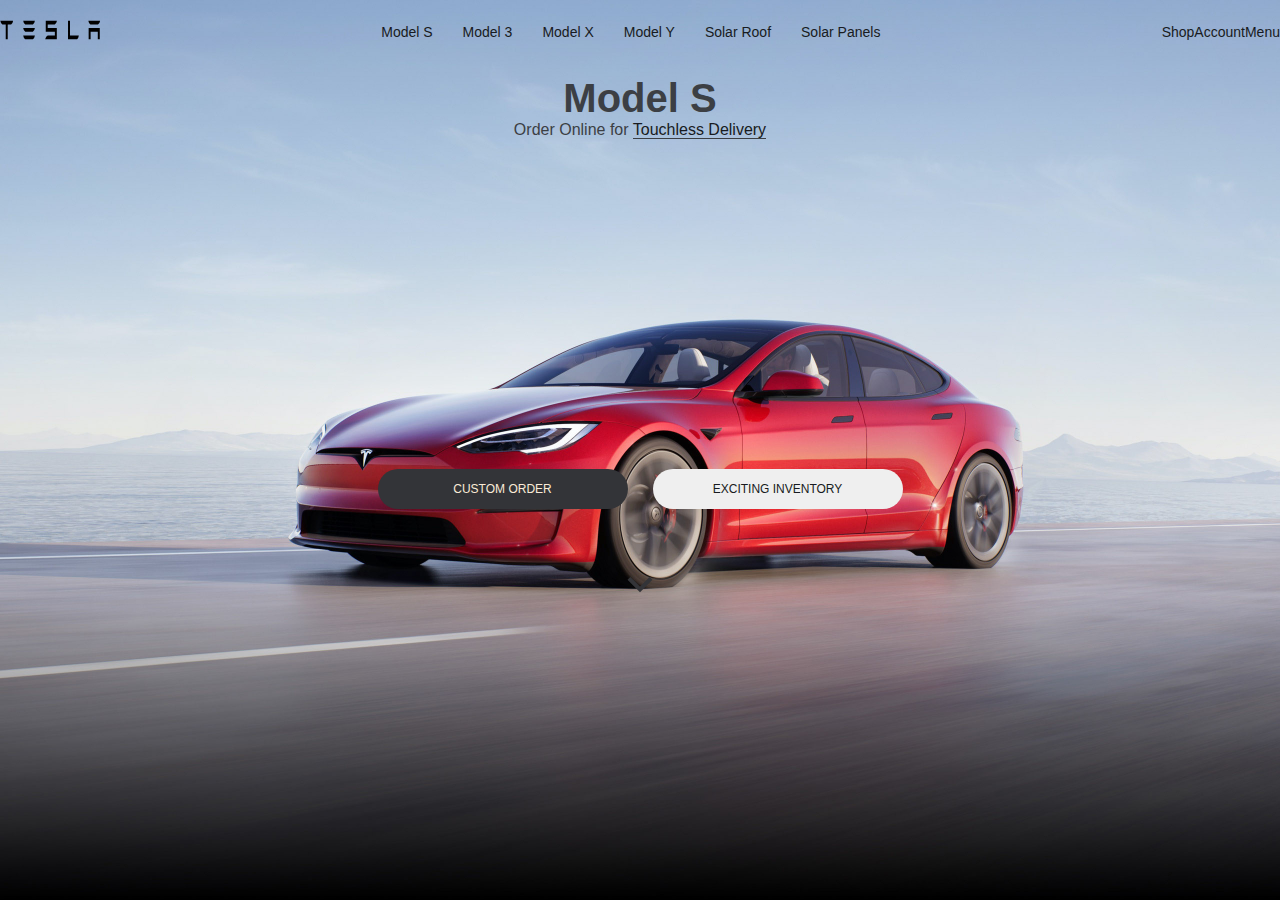
<file: index.html>
<!DOCTYPE html>
<html lang="en">
  <head>
    <meta charset="UTF-8" />
    <meta http-equiv="X-UA-Compatible" content="IE=edge" />
    <meta name="viewport" content="width=device-width, initial-scale=1.0" />
    <title>Electric Cars, Solar &amp; Clean Energy | Tesla</title>
    <link rel="shortcut icon" href="./img/favicon.ico" type="image/x-icon" />
    <link rel="stylesheet" href="./style/global.css" />
    <link rel="stylesheet" href="./style/tesla.css" />
  </head>
  <body>
    <header class="header">
      <div class="container">
        <nav class="nav">
          <div class="header__logo">
            <img src="./img/logo.svg" alt="Tesla logo" />
          </div>

          <ul class="header__center--nav">
            <li>Model S</li>
            <li>Model 3</li>
            <li>Model X</li>
            <li>Model Y</li>
            <li>Solar Roof</li>
            <li class="p0">Solar Panels</li>
          </ul>

          <ul class="header__right--nav">
            <li>Shop</li>
            <li>
              <a href="./account.html">Account</a>
            </li>
            <li class='p0'>Menu</li>
          </ul>
        </nav>
        <div class="sub__title">
            <h2>Model S</h2>
            <p>Order Online for <span>Touchless Delivery</span></p>
        </div>
        <div class="header__footer--btn">
            <button>custom order</button>
            <button>exciting inventory</button>
        </div>
        <div class="arrow">
          <img src="./img/down-arrow.svg" alt="down arrow">
        </div>
      </div>
    </header>
  </body>
</html>
</file>
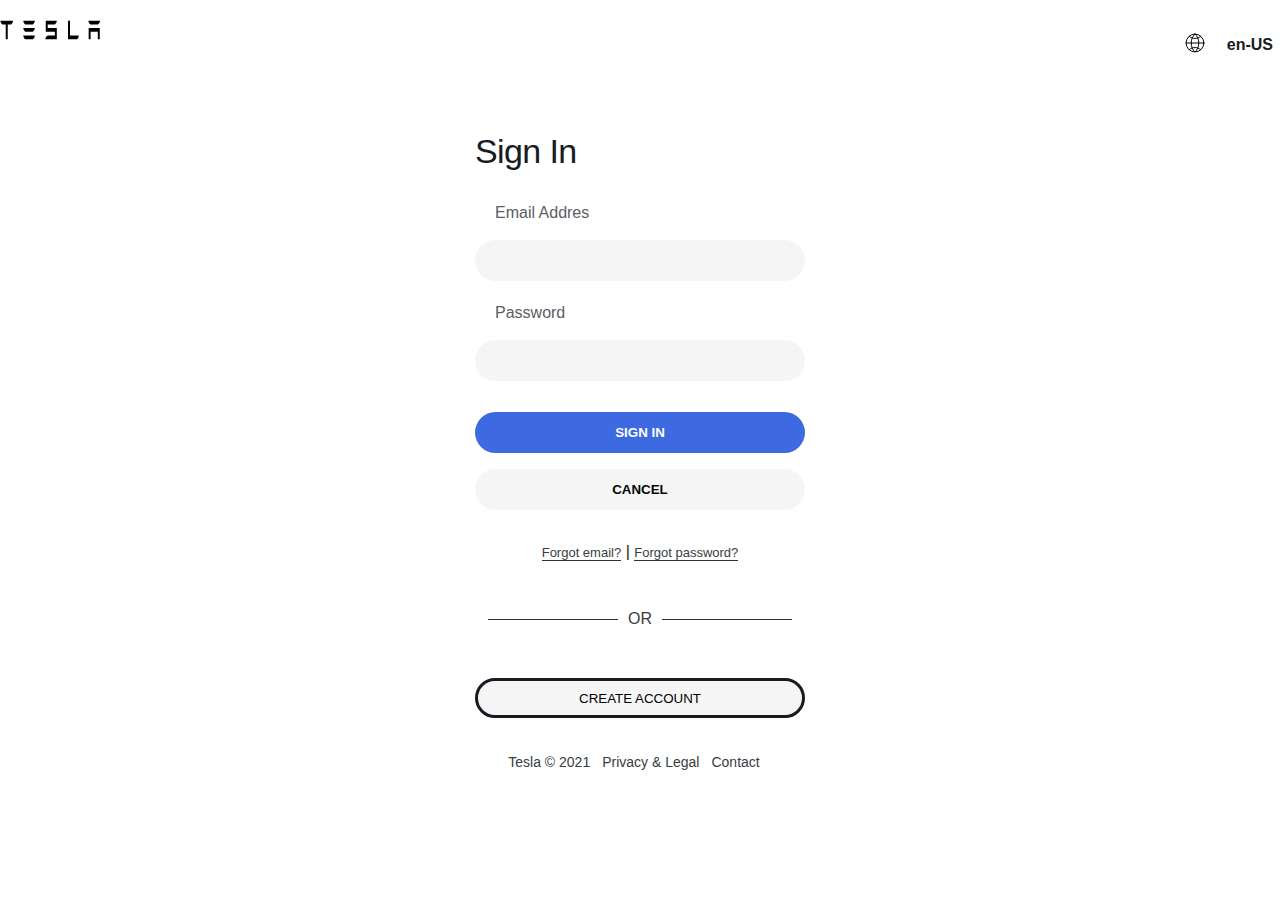
<file: account.html>
<!DOCTYPE html>
<html lang="en">
  <head>
    <meta charset="UTF-8" />
    <meta http-equiv="X-UA-Compatible" content="IE=edge" />
    <meta name="viewport" content="width=device-width, initial-scale=1.0" />

    <title>Tesla SSO - Sign In</title>
    <link rel="shortcut icon" href="./img/favicon.ico" type="image/x-icon" />
    
    <link rel="stylesheet" href="./style/global.css" />
    <link rel="stylesheet" href="./style/account.css" />
  </head>
  <body>
    <div class="container">
      <!-------------Header------------>
      <header class="header">
        <!-- Logo -->
        <div>
          <img src="./img/logo.svg" alt="Tesla Logo" />
        </div>
        <ul class="header__right">
          <li>
              <img src="./img/globe.svg" alt="globe">
          </li>
          <li>en-US</li>
        </ul>
      </header>

      <!-- Form__container -->
      <main class="main">
        <div class="form__container">
          <h3 class="form__title">Sign In</h3>

          <form class="form">
            <p>Email Addres</p>
            <input type="text" />
            <p>Password</p>
            <input type="password" />
            <button>Sign In</button>
            <button>Cancel</button>
          </form>

          <!-- Forgot -->
          <div class="forgot">
            <div>
              <span class="border">Forgot email?</span>
              <span>|</span>
              <span class="border">Forgot password?</span>
            </div>
          </div>

          <!-- Or -->
          <div class="or">
            <div></div>
            <span>OR</span>
            <div></div>
          </div>

          <div class="footer__btn">
            <button>Create account</button>
          </div>
        </div>
      </main>

      <!-- Footer -->
      <footer class="footer">
        <ul class="footer__item">
          <li>Tesla © 2021</li>
          <li>Privacy & Legal</li>
          <li>Contact</li>
        </ul>
      </footer>
    </div>
  </body>
</html>
</file>
<file: style/global.css>
/* Settings default styles */

* {
    margin: 0;
    padding: 0;
    box-sizing: border-box;
    font-family: -apple-system, BlinkMacSystemFont, 'Segoe UI', Roboto, Oxygen, Ubuntu, Cantarell, 'Open Sans', 'Helvetica Neue', sans-serif;
    text-decoration: none;
    color: #181b21;
    list-style: none;
}

.conteiner {
    max-width: 1300px;
    width: 100%;
    margin: 0 auto;
}
</file>
<file: style/tesla.css>
.header {
    background-image: url(../img/model-s.jpg);
    padding-top: 18px;
    height: 100vh;
    background-size: cover;
    background-repeat: no-repeat;
    background-position: center;

}

.nav {
  display: flex;
  justify-content: space-between;
  align-items: center;
}

.header__center--nav {
    display: flex;
}

.header__center--nav li {
    font-size: 14px;
    font-weight: 500;
    padding-right: 30px;
}

.header__right--nav {
 display: flex;
}

.header__right--nav li {
    font-size: 14px;
    font-weight: 500;
}

.p0 {
    padding-right: 0 !important;
}

.sub__title {
    text-align: center;
}

.sub__title h2 {
    font-size: 40px;   
    color: #3c3f44;
    margin-top: 30px;
    font-weight: 300px;
}

.sub__title p {
    color: #3c3f44;
}

.sub__title p span {
    border-bottom: 1px solid #3c3f44;
}

.header__footer--btn {
    display: flex;
    justify-content: center;
    align-items: center;
    padding-top: 330px;
}

.header__footer--btn button {
    font-size: 12px;
    font-weight: 500px;
    width: 250px;
    height: 40px;
    border-radius: 40px;
    outline: none;
    border: none;
    cursor: pointer;
    text-transform: uppercase;
}

.header__footer--btn button:first-child {
    color: antiquewhite;
    background: #333438;
    margin-right: 25px;
}

.arrow {
    text-align: center;
    padding-top: 50px;
}
.arrow img {
    height: 50px;
    animation: down .2s infinite;
}

@keyframes down {
    0% {
        transform: translateY(-3px);
    }
}
</file>
<file: style/account.css>
.header {
    display: flex;
    /* Размещает дочерние элементы по разным сторонам браузера */
    justify-content: space-between;
    padding-top: 18px;
  }
  
  .header__right {
    display: flex;
    align-items: center;
  }
  
  .header__right li {
    padding-right: 7px;
    font-weight: 600;
  }
  .header__right li img {
      width: 50px;
  }
  .form__container {
    display: flex;
    justify-content: center;
    flex-direction: column;
  }
  
  .form {
    display: flex;
    flex-direction: column;
    max-width: 335px;
    justify-content: center;
  }
  
  .main {
    display: flex;
    justify-content: center;
    margin-top: 60px;
  }
  .form__title {
      padding: 0 0 8px 0;
      font-size: 34px;
      font-weight: 500;
      letter-spacing: -0.6px;
      margin-bottom: 25px;
  }
.form p{
    font-style: 14px;
    font-weight: 500;
    color: #5c5d61;
    padding-left: 20px;
}
.form input {
    width: 330px;
    margin: 18px 0 23px 0;
    height: 41px;
    border-radius: 30px;
    border: none;
    outline: none;
    background: #f5f5f5;
    padding-left: 20px;
    font-weight: 700px;
}
.form input:focus {
    border: 1px solid #c8c8c8
}
.form button {
    margin: 8px 0;
    height: 41px;
    border-radius: 30px;
    text-transform: uppercase;
    border: none;
    outline: none;
    cursor: pointer;
    background: #3d69e1;
    color: white;
    font-weight: 600;
}
.form button:hover {
    background: #2849a3;
}
.form button:last-child {
    background: #f5f5f5;
    color: #060606;
}
.forgot {
  text-align: center;
  padding: 25px;

}
.border {
  border-bottom: 1px solid #333;
  color: #393c41;
  font-size: 13px;
}
.or {
  display: flex;
  margin-top: 24px;
  align-items: center;
  justify-content: center;
}
.or span {
  margin: 0 10px;
  font-weight: 600px;
  color: #393c41;
}
.or div {
  width: 130px;  
  height: 1px;
  background: #333;
}
.footer__btn {
  display: flex;
  justify-content: center;
}
.footer__btn button {
  height: 40px;
  border-radius: 30px;
  width: 330px;
  margin-top: 23px;
  cursor: pointer;
  border: 3px solid #181b21;
  background: transparent;
  font-weight: 600px;
  margin-top: 50px;
  align-items: center;
  text-transform: uppercase;
  outline: none;
  background: #f5f5f5;
  color: black;
  transition: .4s all ease-in;
}
.footer__btn button:hover {
    background: black;
    color: white;
}
.footer {
  display: flex;
  justify-content: center;
  align-items: center;
  margin-top: 36px;
}
.footer__item {
  display: flex;
  align-items: center;
  margin-bottom: 20px;
}
.footer__item li {
  padding-right: 12px;
  font-size: 14px;
  font-weight: 500px;
  color: #393c41;
  border-bottom: 2px solid transparent;
  cursor: pointer;
}
.footer__item li:hover {
  border-bottom: 2px solid #000;
}
</file>
